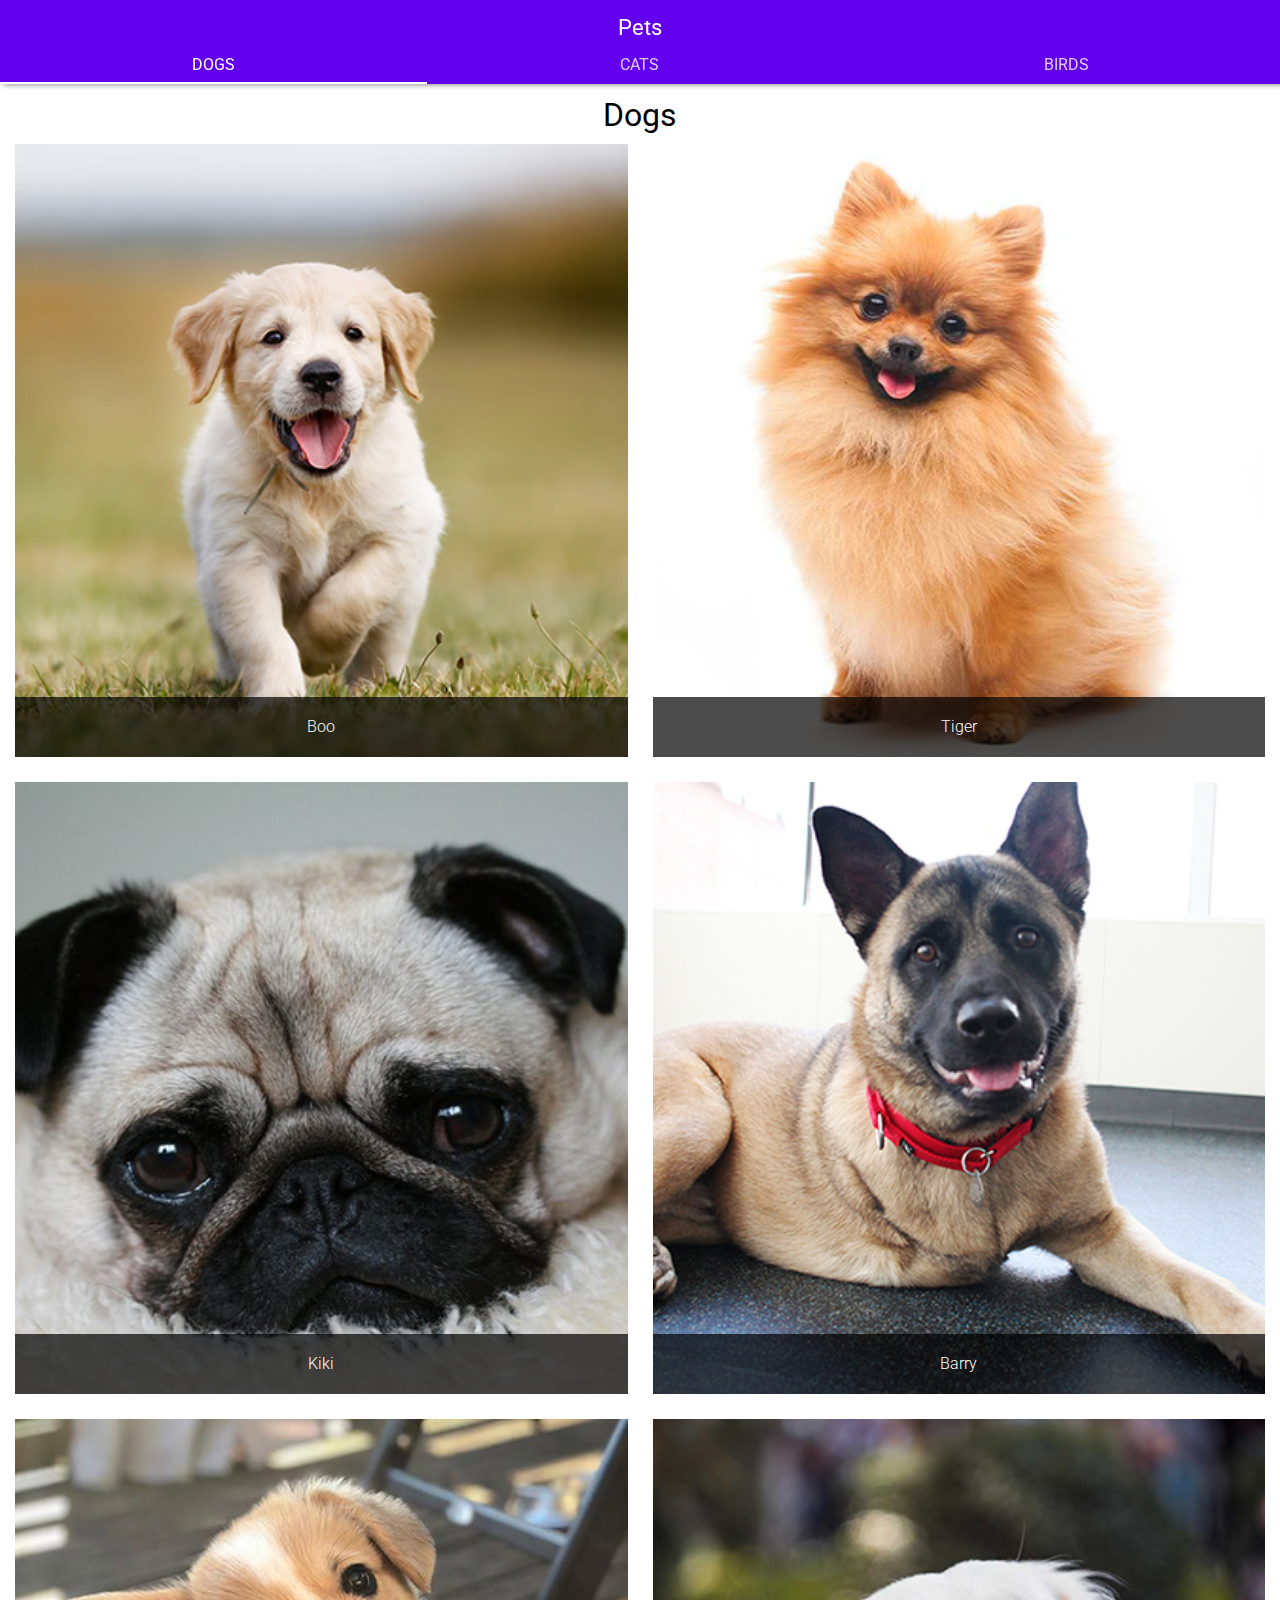
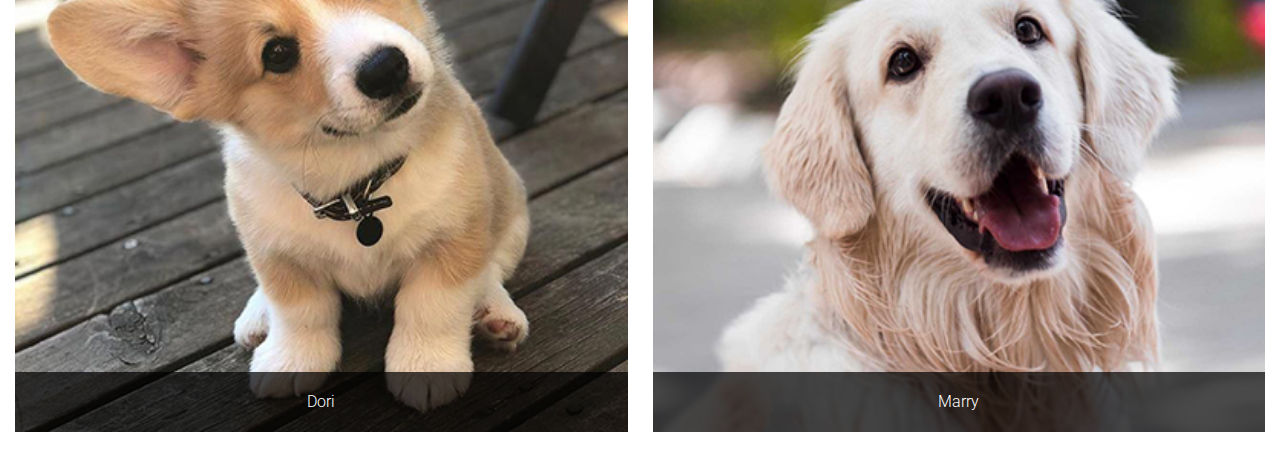
<file: index.html>
<!DOCTYPE html>
<html lang="en">
<head>
    <meta charset="UTF-8">
    <meta name="viewport" content="width=device-width, initial-scale=1.0">
    
    <title>애완동물정보</title>
    <link rel="stylesheet" href="./css/style.css">
    <link href="https://fonts.googleapis.com/css2?family=Roboto:wght@300;400&display=swap" rel="stylesheet">
</head>
<body>
    <div id="wrap">
        <header>
            <h1>Pets</h1>
            <nav>
                <ul>
                    <li><a class="selected" href="./index.html">dogs</a></li>
                    <li><a href="./cats.html">cats</a></li>
                    <li><a href="./bird.html">birds</a></li>
                </ul>
            </nav>
        </header>
        <section>
            <h1>Dogs</h1>
            <ul id='pet_list'>
                <li>
                    <img src="./images/dog01.jpg" alt="">
                    <p class="name">boo</p>
                </li>
                <li>
                    <img src="./images/dog2.jpg" alt="">
                    <p class="name">Tiger</p>
                </li>
                <li>
                    <img src="./images/dog3.jpg" alt="">
                    <p class="name">kiki</p>
                </li>
                <li>
                    <img src="./images/dog4.jpg" alt="">
                    <p class="name">barry</p>
                </li>
                <li>
                    <img src="./images/dog5.jpg" alt="">
                    <p class="name">dori</p>
                </li>
                <li>
                    <img src="./images/dog6.jpg" alt="">
                    <p class="name">marry</p>
                </li>
            </ul>
        </section>
    </div>
</body>
</html>
</file>
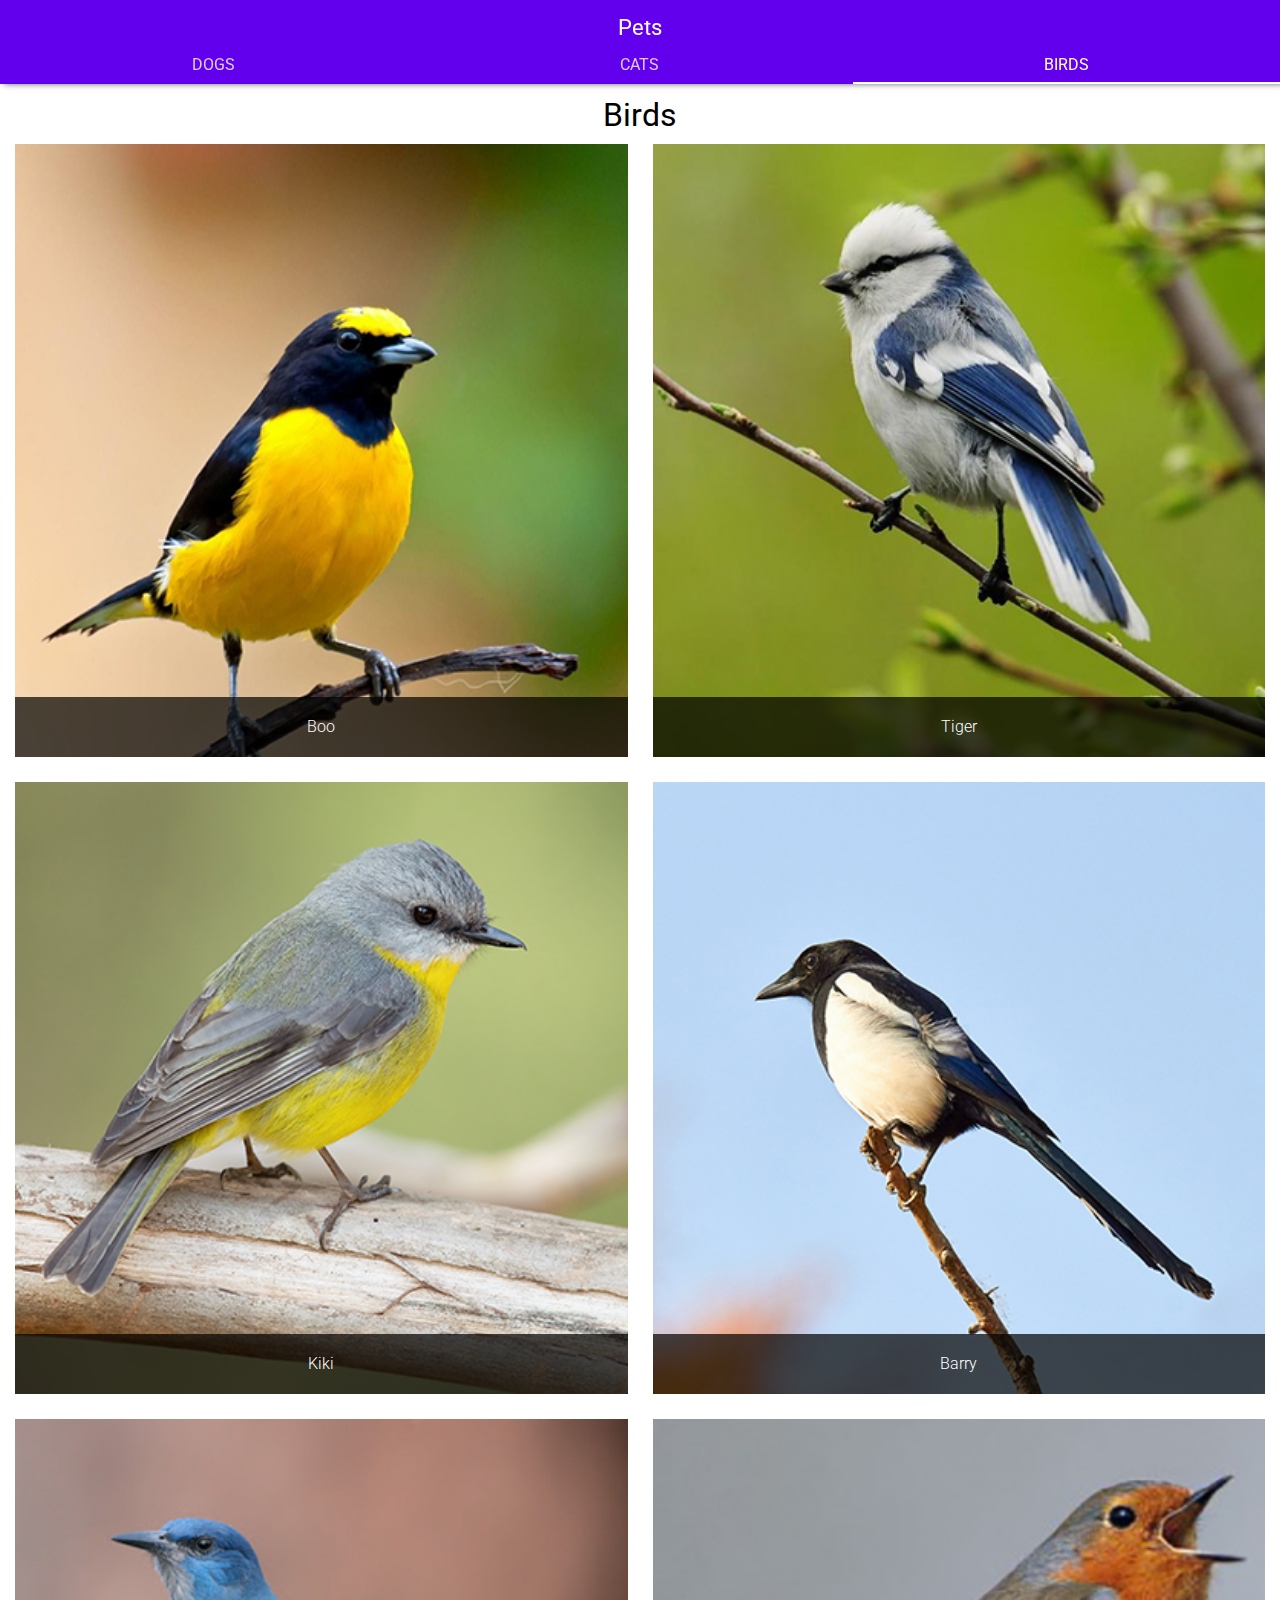
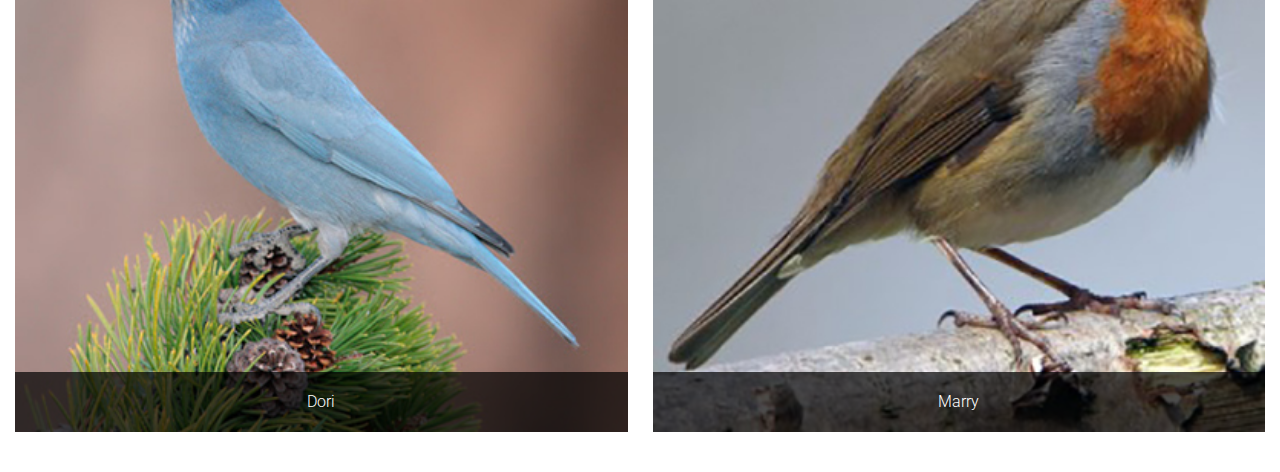
<file: bird.html>
<!DOCTYPE html>
<html lang="en">
<head>
    <meta charset="UTF-8">
    <meta name="viewport" content="width=device-width, initial-scale=1.0">
    
    <title>애완동물정보</title>
    <link rel="stylesheet" href="./css/style.css">
    <link href="https://fonts.googleapis.com/css2?family=Roboto:wght@300;400&display=swap" rel="stylesheet">
</head>
<body>
    <div id="wrap">
        <header>
            <h1>Pets</h1>
            <nav>
                <ul>
                    <li><a href="./index.html">dogs</a></li>
                    <li><a href="./cats.html">cats</a></li>
                    <li><a class="selected" href="./bird.html">birds</a></li>
                </ul>
            </nav>
        </header>
        <section>
            <h1>Birds</h1>
            <ul id='pet_list'>
                <li>
                    <img src="./images/bird1.jpg" alt="">
                    <p class="name">boo</p>
                </li>
                <li>
                    <img src="./images/bird2.jpg" alt="">
                    <p class="name">Tiger</p>
                </li>
                <li>
                    <img src="./images/bird3.jpg" alt="">
                    <p class="name">kiki</p>
                </li>
                <li>
                    <img src="./images/bird4.jpg" alt="">
                    <p class="name">barry</p>
                </li>
                <li>
                    <img src="./images/bird5.jpg" alt="">
                    <p class="name">dori</p>
                </li>
                <li>
                    <img src="./images/bird6.jpg" alt="">
                    <p class="name">marry</p>
                </li>
            </ul>
        </section>
    </div>
</body>
</html>
</file>
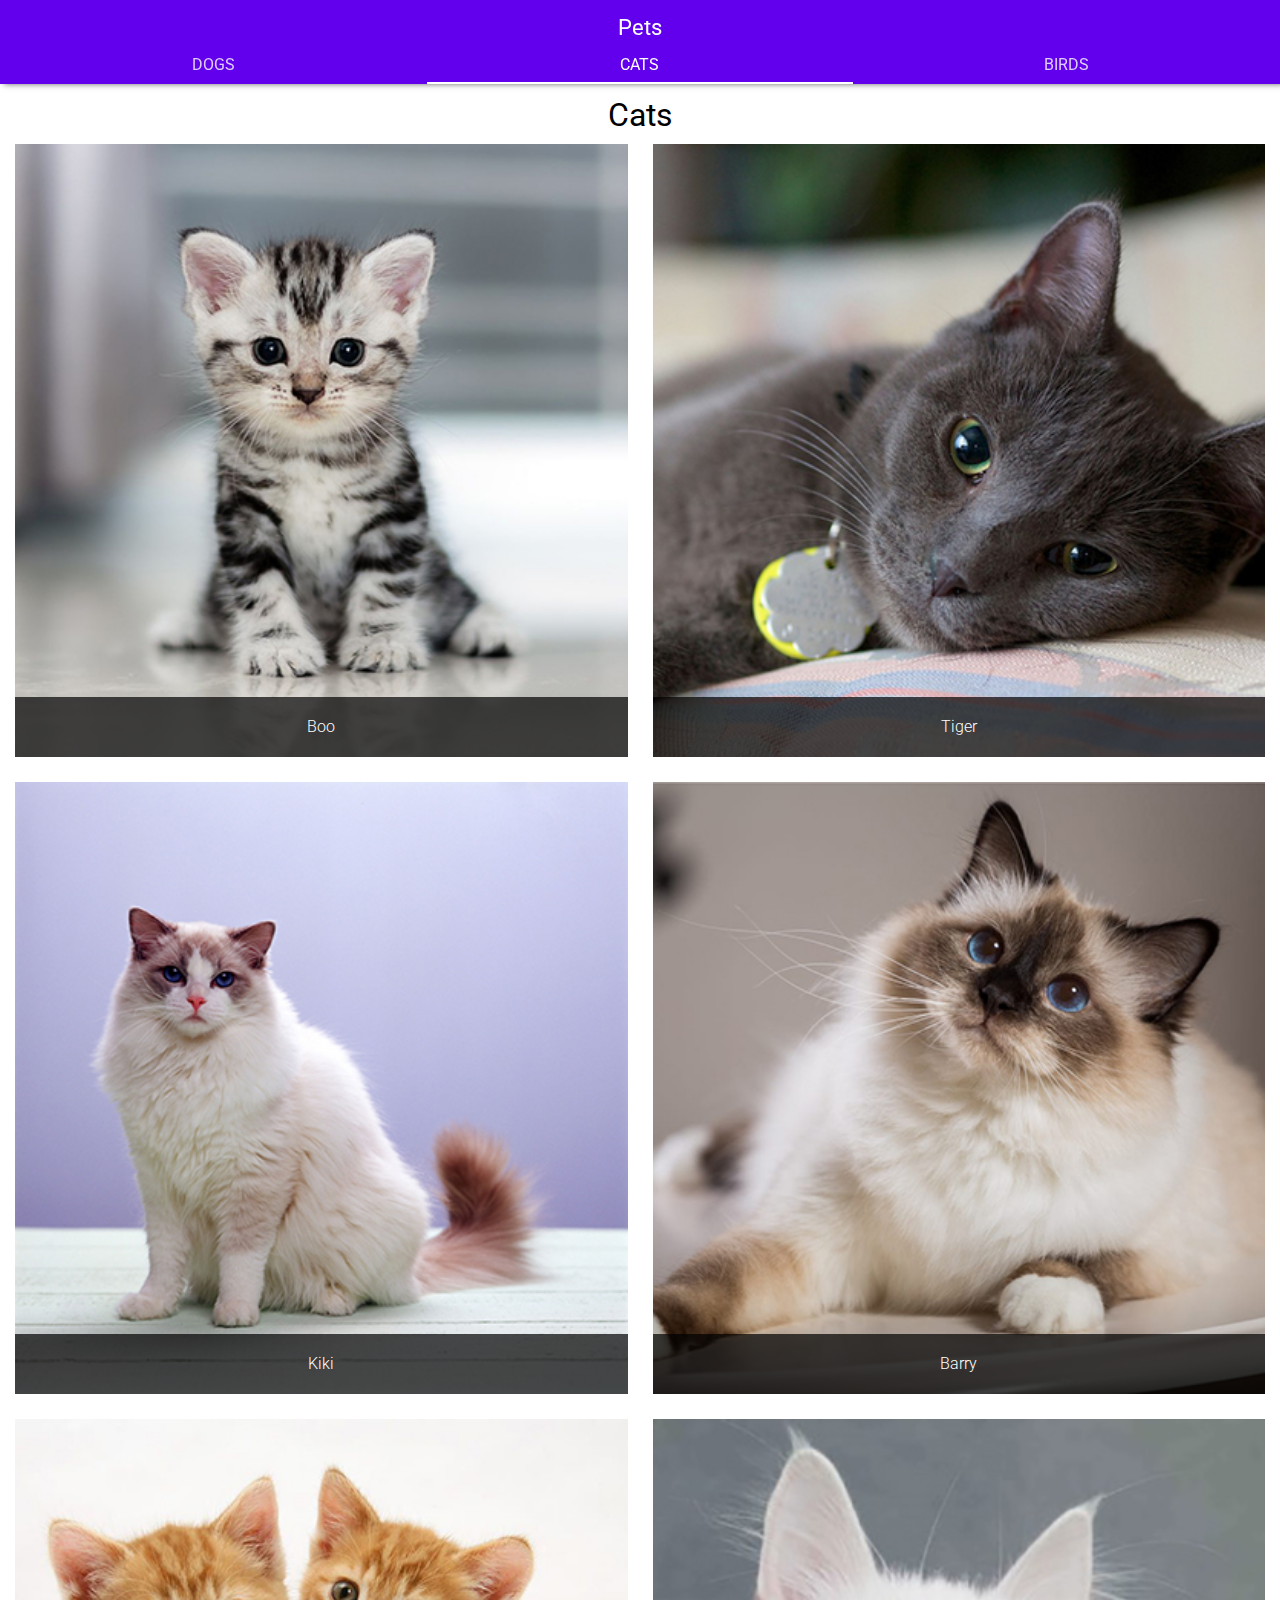
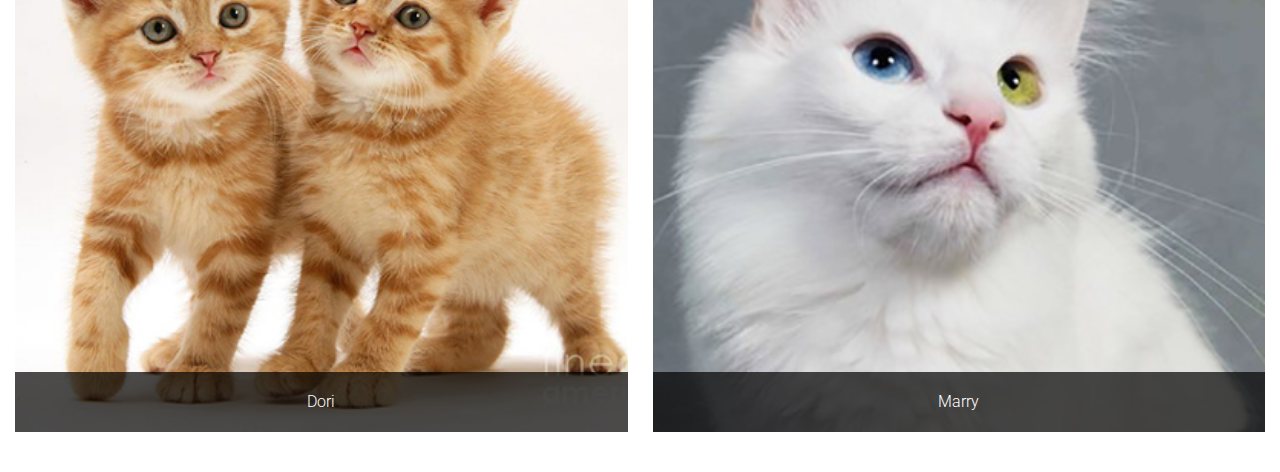
<file: cats.html>
<!DOCTYPE html>
<html lang="en">
<head>
    <meta charset="UTF-8">
    <meta name="viewport" content="width=device-width, initial-scale=1.0">
    
    <title>애완동물정보</title>
    <link rel="stylesheet" href="./css/style.css">
    <link href="https://fonts.googleapis.com/css2?family=Roboto:wght@300;400&display=swap" rel="stylesheet">
</head>
<body>
    <div id="wrap">
        <header>
            <h1>Pets</h1>
            <nav>
                <ul>
                    <li><a href="./index.html">dogs</a></li>
                    <li><a class="selected" href="./cats.html">cats</a></li>
                    <li><a href="./bird.html">birds</a></li>
                </ul>
            </nav>
        </header>
        <section>
            <h1>Cats</h1>
            <ul id='pet_list'>
                <li>
                    <img src="./images/cat1.jpg" alt="">
                    <p class="name">boo</p>
                </li>
                <li>
                    <img src="./images/cat2.jpg" alt="">
                    <p class="name">Tiger</p>
                </li>
                <li>
                    <img src="./images/cat3.jpg" alt="">
                    <p class="name">kiki</p>
                </li>
                <li>
                    <img src="./images/cat4.jpg" alt="">
                    <p class="name">barry</p>
                </li>
                <li>
                    <img src="./images/cat5.jpg" alt="">
                    <p class="name">dori</p>
                </li>
                <li>
                    <img src="./images/cat6.jpg" alt="">
                    <p class="name">marry</p>
                </li>
            </ul>
        </section>
    </div>
</body>
</html>
</file>
<file: css/style.css>
* {margin: 0; padding: 0;}
        body {
            font-family: 'Roboto', sans-serif;
            font-weight: 300;
        }
        h1 { font-weight: 400;}
        a {
            text-decoration: none;
            color: #fff;
        }
        ul {list-style-type: none;}

        header {
            background: #6200ee;
            color: #fff;
            text-align: center;
            box-shadow: 4px 0px 6px #666;
            position: fixed;
            left: 0; top: 0;
            width: 100%;
            z-index: 999;
        }
        header > h1 {
            font-size: 22px;
            padding-top: 15px;
            padding-bottom: 5px;
        }
        header >nav {
            /* outline: 1px solid red; */
            overflow: hidden;
        }
        header > nav > ul > li {
            float: left;
            width: 33.33%;
        }
        header > nav > ul > li > a {
            display: block;
            padding-top: 10px;
            padding-bottom: 10px;
            opacity: 0.8;
            position: relative;
            text-transform: uppercase;
            font-weight: normal;
        }
        header > nav ul > li > a:hover,
        header > nav ul > li > a:active,
        header > nav ul > li > a.selected {
            opacity: 1;
        }

        /* 메뉴 전환시 하단 보더 효과 */
        header > nav ul > li > a.selected:after {
            content: "";
            position: absolute;
            width: 100%;
            height: 2px;
            background: #fff;
            left: 0; bottom: 0;
        }

        /* 콘텐츠 - 동물 리스트 */
        section {
            margin-top: 86px;
            text-align: center;
            padding: 15px;
            padding-top: 0;
            overflow: hidden;
        }
        section h1 {
            padding-top: 10px;
            padding-bottom: 10px;
        }
        #pet_list {
            /* outline: 2px solid red; */
            overflow: hidden;
        }
        #pet_list > li {
            position: relative;
            width: 49%;
            overflow: hidden;
            float: left;
            margin-right: 2%;
            margin-bottom: 2%;
        }
        #pet_list > li:nth-child(2n) {
            margin-right: 0;
        }
        #pet_list > li >img { 
            width: 100%;
            display: block;
        }

        #pet_list > li > .name {
            position: absolute;
            width: 100%;
            height: 60px;
            background: rgba(0,0,0,0.7);
            left: 0; bottom: 0;
            color: #fff;
            line-height: 60px;
            font-size: 16px;
            /* 첫글자 대문자로 */
            text-transform: capitalize;
        }
</file>
